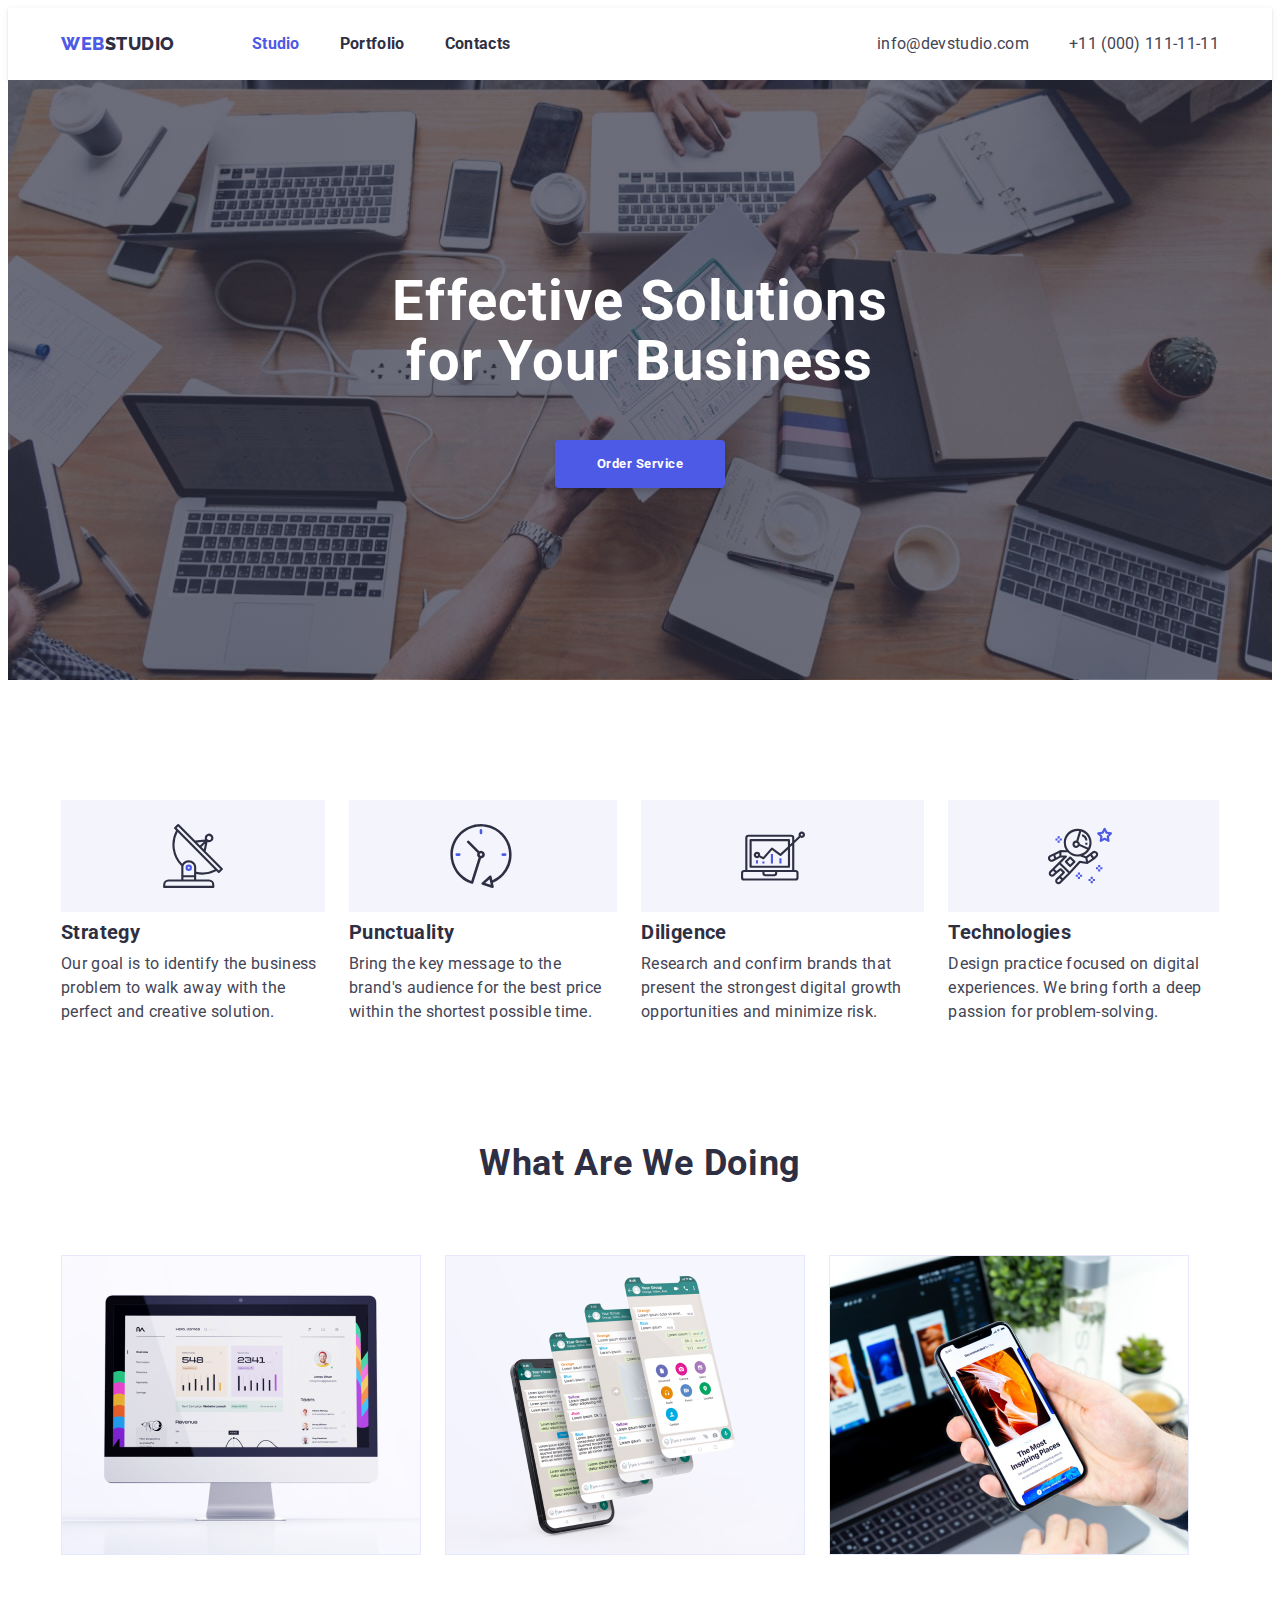
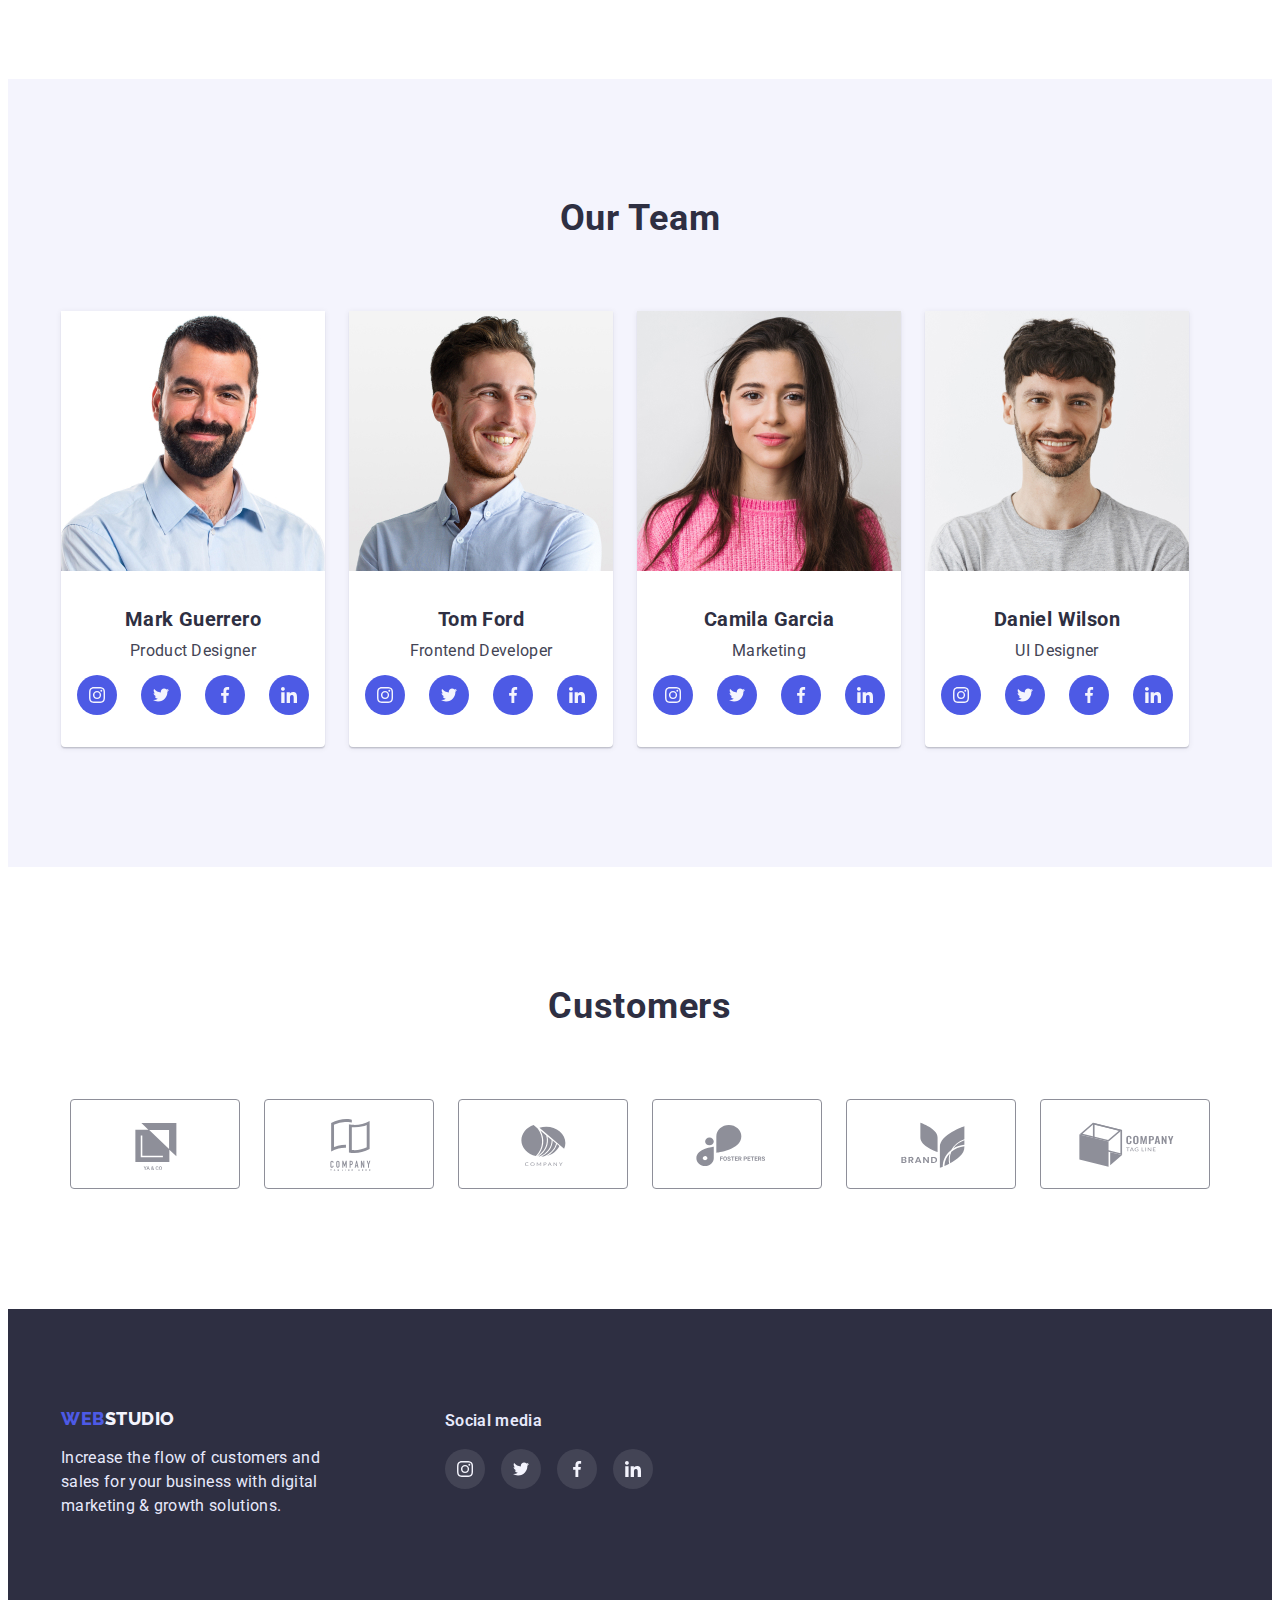
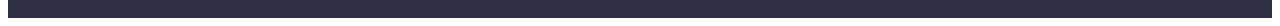
<file: index.html>
<!DOCTYPE html>
<html lang="en">
  <head>
    <meta charset="UTF-8" />
    <meta http-equiv="X-UA-Compatible" content="IE=edge" />
    <meta name="viewport" content="width=device-width, initial-scale=1.0" />
    <title>WebStudio</title>
    <link
      rel="stylesheet"
      href="https://cdnjs.cloudflare.com/ajax/libs/modern-normalize/1.1.0/modern-normalize.min.css"
      integrity="sha512-wpPYUAdjBVSE4KJnH1VR1HeZfpl1ub8YT/NKx4PuQ5NmX2tKuGu6U/JRp5y+Y8XG2tV+wKQpNHVUX03MfMFn9Q=="
      crossorigin="anonymous"
      referrerpolicy="no-referrer"
    />
    <link href="https://fonts.googleapis.com/css2?family=Raleway:wght@800&family=Roboto:wght@400;500;700;900&display=swap" rel="stylesheet" />
    <link rel="stylesheet" href="./css/styles.css" />
  </head>
  <body>
    <header class="header">
      <div class="container">
        <div class="header-flex">
          <nav class="header-nav">
            <a class="header-logo logo link" href="./index.html"><span class="logo-start">WEB</span><span class="logo-end">STUDIO</span></a>
            <ul class="header-menu list">
              <li class="menu-item">
                <a class="nav-link link" href="./index.html"><span class="active-page">Studio</span></a>
              </li>
              <li class="menu-item">
                <a class="nav-link link" href="./portfolio.html">Portfolio</a>
              </li>
              <li class="menu-item"><a class="nav-link link" href="#">Contacts</a></li>
            </ul>
          </nav>
          <ul class="header-contacts list">
            <li class="contacts-item">
              <a class="contacts-link link" href="mailto:info@devstudio.com">info@devstudio.com</a>
            </li>
            <li class="contacts-item">
              <a class="contacts-link link" href="tel:+110001111111">+11 (000) 111-11-11</a>
            </li>
          </ul>
        </div>
      </div>
    </header>
    <main>
      <div class="hero">
        <div class="container">
          <h1 class="hero-title">Effective Solutions for Your Business</h1>
        </div>
        <button class="hero-btn btn" type="button">Order Service</button>
      </div>
      <section class="benefits section">
        <div class="container">
          <h2 class="visually-hidden">Benefits</h2>
          <ul class="benefits-list list">
            <li class="benefits-item">
              <div class="benefits-header">
                <div class="benefits-link link">
                  <svg class="benefits-icon">
                    <use href="./images/icons.svg#icon-strategy"></use>
                  </svg>
                </div>
              </div>
              <h3 class="benefits-subtitle subtitle">Strategy</h3>
              <p class="benefits-text text">Our goal is to identify the business problem to walk away with the perfect and creative solution.</p>
            </li>
            <li class="benefits-item">
              <div class="benefits-header">
                <div class="benefits-link link">
                  <svg class="benefits-icon">
                    <use href="./images/icons.svg#icon-punctuality"></use>
                  </svg>
                </div>
              </div>
              <h3 class="benefits-subtitle subtitle">Punctuality</h3>
              <p class="benefits-text text">Bring the key message to the brand's audience for the best price within the shortest possible time.</p>
            </li>
            <li class="benefits-item">
              <div class="benefits-header">
                <div class="benefits-link link">
                  <svg class="benefits-icon">
                    <use href="./images/icons.svg#icon-diligence"></use>
                  </svg>
                </div>
              </div>
              <h3 class="benefits-subtitle subtitle">Diligence</h3>
              <p class="benefits-text text">Research and confirm brands that present the strongest digital growth opportunities and minimize risk.</p>
            </li>
            <li class="benefits-item">
              <div class="benefits-header">
                <div class="benefits-link">
                  <svg class="benefits-icon">
                    <use href="./images/icons.svg#icon-technologies"></use>
                  </svg>
                </div>
              </div>
              <h3 class="benefits-subtitle subtitle">Technologies</h3>
              <p class="benefits-text text">Design practice focused on digital experiences. We bring forth a deep passion for problem-solving.</p>
            </li>
          </ul>
        </div>
      </section>
      <section class="services">
        <div class="container">
          <h2 class="services-title title">What are we doing</h2>
          <ul class="services-list list">
            <li class="services-item list">
              <img src="./images/we-doing1.jpg" alt="desktop" width="360" height="300" />
            </li>
            <li class="services-item list">
              <img src="./images/we-doing2.jpg" alt="mobile phone display layers" width="360" height="300" />
            </li>
            <li class="services-item list">
              <img src="./images/we-doing3.jpg" alt="mobile phone in hand" width="360" height="300" />
            </li>
          </ul>
        </div>
      </section>
      <section class="team section">
        <div class="container">
          <h2 class="team-title title">Our Team</h2>
          <ul class="team-list list">
            <li class="team-item">
              <img class="list-img" src="./images/team-photo/person1.jpg" alt="Mark Guerrero" width="264" height="260" />
              <h3 class="team-subtitle subtitle">Mark Guerrero</h3>
              <p class="text">Product Designer</p>
              <ul class="team-social list">
                <li class="social-item">
                  <a class="social-link link" href="#"
                    ><svg class="social-icon"><use href="./images/icons.svg#icon-instagram"></use></svg
                  ></a>
                </li>
                <li class="social-item">
                  <a class="social-link link" href="#"
                    ><svg class="social-icon"><use href="./images/icons.svg#icon-twitter"></use></svg
                  ></a>
                </li>
                <li class="social-item">
                  <a class="social-link link" href="#"
                    ><svg class="social-icon"><use href="./images/icons.svg#icon-facebook"></use></svg
                  ></a>
                </li>
                <li class="social-item">
                  <a class="social-link link" href="#"
                    ><svg class="social-icon"><use href="./images/icons.svg#icon-linkedin"></use></svg
                  ></a>
                </li>
              </ul>
            </li>
            <li class="team-item">
              <img class="list-img" src="./images/team-photo/person2.jpg" alt="Tom Ford" width="264" height="260" />
              <h3 class="team-subtitle subtitle">Tom Ford</h3>
              <p class="text">Frontend Developer</p>
              <ul class="team-social list">
                <li class="social-item">
                  <a class="social-link link" href="#"
                    ><svg class="social-icon"><use href="./images/icons.svg#icon-instagram"></use></svg
                  ></a>
                </li>
                <li class="social-item">
                  <a class="social-link link" href="#"
                    ><svg class="social-icon"><use href="./images/icons.svg#icon-twitter"></use></svg
                  ></a>
                </li>
                <li class="social-item">
                  <a class="social-link link" href="#"
                    ><svg class="social-icon"><use href="./images/icons.svg#icon-facebook"></use></svg
                  ></a>
                </li>
                <li class="social-item">
                  <a class="social-link link" href="#"
                    ><svg class="social-icon"><use href="./images/icons.svg#icon-linkedin"></use></svg
                  ></a>
                </li>
              </ul>
            </li>
            <li class="team-item">
              <img class="list-img" src="./images/team-photo/person3.jpg" alt="Camila Garcia" width="264" height="260" />
              <h3 class="team-subtitle subtitle">Camila Garcia</h3>
              <p class="text">Marketing</p>
              <ul class="team-social list">
                <li class="social-item">
                  <a class="social-link link" href="#"
                    ><svg class="social-icon"><use href="./images/icons.svg#icon-instagram"></use></svg
                  ></a>
                </li>
                <li class="social-item">
                  <a class="social-link link" href="#"
                    ><svg class="social-icon"><use href="./images/icons.svg#icon-twitter"></use></svg
                  ></a>
                </li>
                <li class="social-item">
                  <a class="social-link link" href="#"
                    ><svg class="social-icon"><use href="./images/icons.svg#icon-facebook"></use></svg
                  ></a>
                </li>
                <li class="social-item">
                  <a class="social-link link" href="#"
                    ><svg class="social-icon"><use href="./images/icons.svg#icon-linkedin"></use></svg
                  ></a>
                </li>
              </ul>
            </li>
            <li class="team-item">
              <img class="list-img" src="./images/team-photo/person4.jpg" alt="Daniel Wilson" width="264" height="260" />
              <h3 class="team-subtitle subtitle">Daniel Wilson</h3>
              <p class="text">UI Designer</p>
              <ul class="team-social list">
                <li class="social-item">
                  <a class="social-link link" href="#"
                    ><svg class="social-icon"><use href="./images/icons.svg#icon-instagram"></use></svg
                  ></a>
                </li>
                <li class="social-item">
                  <a class="social-link link" href="#"
                    ><svg class="social-icon"><use href="./images/icons.svg#icon-twitter"></use></svg
                  ></a>
                </li>
                <li class="social-item">
                  <a class="social-link link" href="#"
                    ><svg class="social-icon"><use href="./images/icons.svg#icon-facebook"></use></svg
                  ></a>
                </li>
                <li class="social-item">
                  <a class="social-link link" href="#"
                    ><svg class="social-icon"><use href="./images/icons.svg#icon-linkedin"></use></svg
                  ></a>
                </li>
              </ul>
            </li>
          </ul>
        </div>
      </section>
      <section class="customers section">
        <div class="container">
          <h2 class="title">Customers</h2>
          <ul class="customers-list list">
            <li class="customers-item">
              <a href="" class="customer-link">
                <svg class="customer-icon"><use href="./images/icons.svg#icon-customer-1"></use></svg>
              </a>
            </li>
            <li class="customers-item">
              <a href="" class="customer-link">
                <svg class="customer-icon"><use href="./images/icons.svg#icon-customer-2"></use></svg>
              </a>
            </li>
            <li class="customers-item">
              <a href="" class="customer-link">
                <svg class="customer-icon"><use href="./images/icons.svg#icon-customer-3"></use></svg>
              </a>
            </li>
            <li class="customers-item">
              <a href="" class="customer-link">
                <svg class="customer-icon"><use href="./images/icons.svg#icon-customer-4"></use></svg>
              </a>
            </li>
            <li class="customers-item">
              <a href="" class="customer-link">
                <svg class="customer-icon"><use href="./images/icons.svg#icon-customer-5"></use></svg>
              </a>
            </li>
            <li class="customers-item">
              <a href="" class="customer-link">
                <svg class="customer-icon"><use href="./images/icons.svg#icon-customer-6"></use></svg>
              </a>
            </li>
          </ul>
        </div>
      </section>
    </main>
    <footer class="footer">
      <div class="container">
        <div>
          <a class="footer-logo logo link" href="./index.html"><span class="logo-start">WEB</span><span class="logo-end">STUDIO</span></a>
          <p class="footer-text text">Increase the flow of customers and sales for your business with digital marketing & growth solutions.</p>
        </div>
        <div class="footer-social">
          <p class="footer-text text">Social media</p>
          <ul class="footer-social-list list">
            <li class="social-item">
              <a class="social-link link" href="#"
                ><svg class="social-icon"><use href="./images/icons.svg#icon-instagram"></use></svg
              ></a>
            </li>
            <li class="social-item">
              <a class="social-link link" href="#"
                ><svg class="social-icon"><use href="./images/icons.svg#icon-twitter"></use></svg
              ></a>
            </li>
            <li class="social-item">
              <a class="social-link link" href="#"
                ><svg class="social-icon"><use href="./images/icons.svg#icon-facebook"></use></svg
              ></a>
            </li>
            <li class="social-item">
              <a class="social-link link" href="#"
                ><svg class="social-icon"><use href="./images/icons.svg#icon-linkedin"></use></svg
              ></a>
            </li>
          </ul>
        </div>
      </div>
    </footer>
  </body>
</html>
</file>
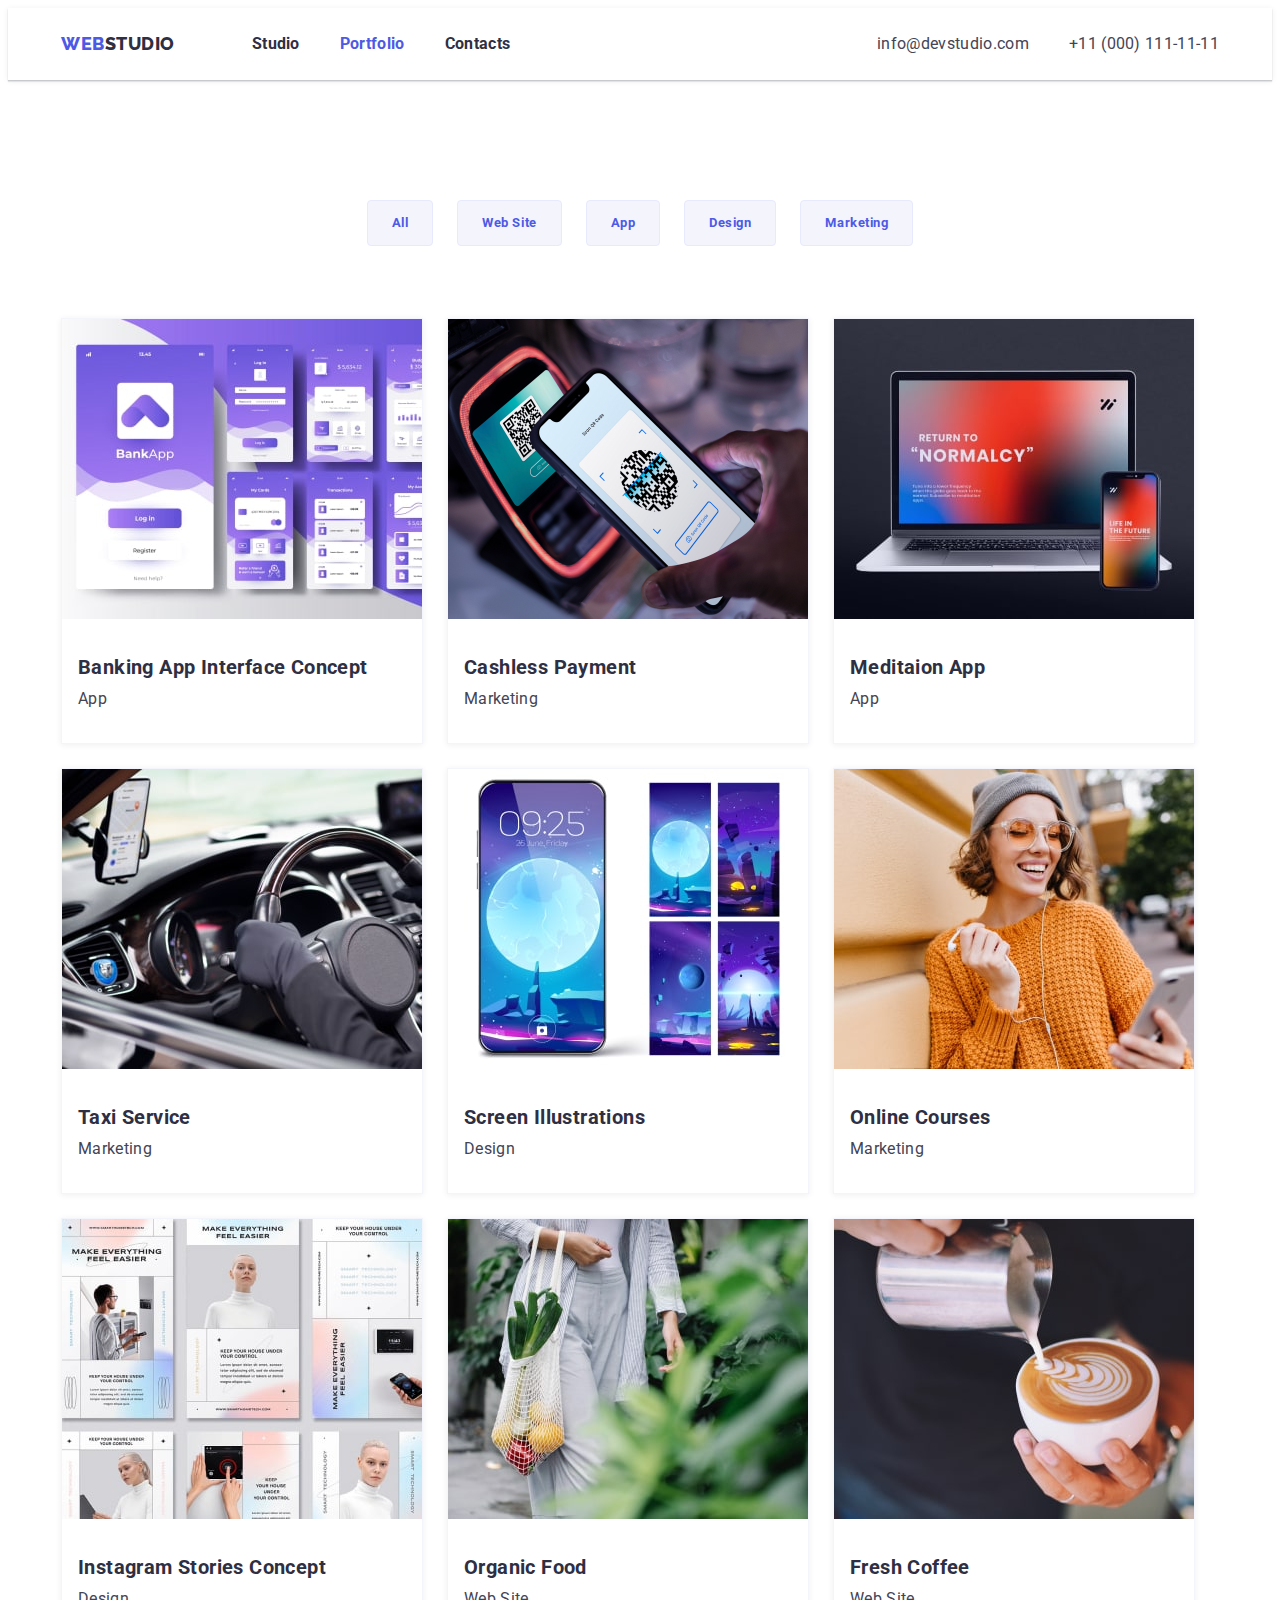
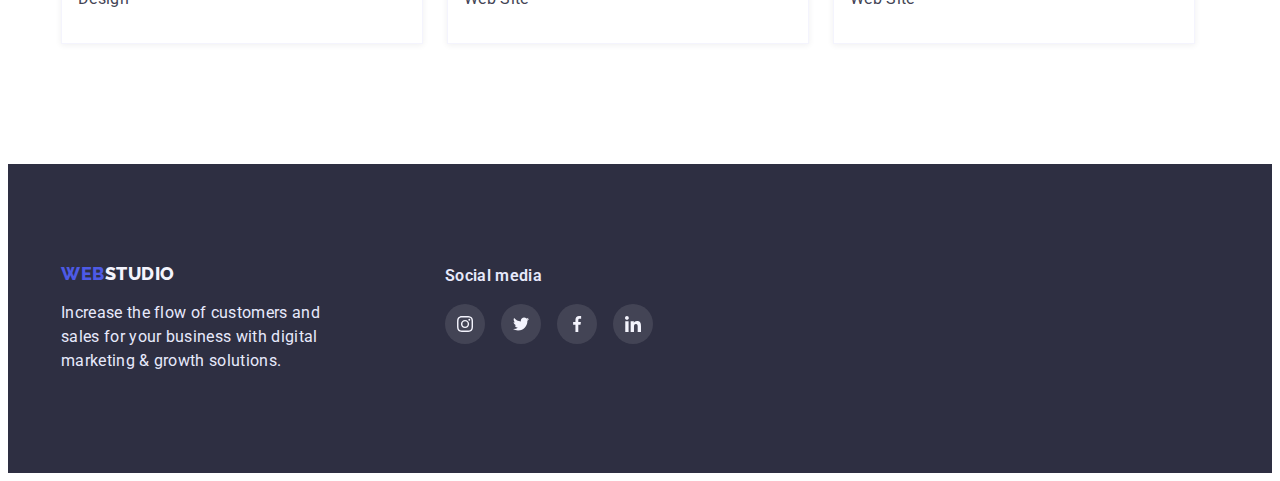
<file: portfolio.html>
<!DOCTYPE html>
<html lang="en">
  <head>
    <meta charset="UTF-8" />
    <meta http-equiv="X-UA-Compatible" content="IE=edge" />
    <meta name="viewport" content="width=device-width, initial-scale=1.0" />
    <title>WebStudio</title>
    <link
      rel="stylesheet"
      href="https://cdnjs.cloudflare.com/ajax/libs/modern-normalize/1.1.0/modern-normalize.min.css"
      integrity="sha512-wpPYUAdjBVSE4KJnH1VR1HeZfpl1ub8YT/NKx4PuQ5NmX2tKuGu6U/JRp5y+Y8XG2tV+wKQpNHVUX03MfMFn9Q=="
      crossorigin="anonymous"
      referrerpolicy="no-referrer"
    />
    <link href="https://fonts.googleapis.com/css2?family=Raleway:wght@800&family=Roboto:wght@400;500;700;900&display=swap" rel="stylesheet" />
    <link rel="stylesheet" href="./css/styles.css" />
  </head>
  <body>
    <header class="header">
      <div class="container">
        <div class="header-flex">
          <nav class="header-nav">
            <a class="header-logo logo link" href="./index.html"><span class="logo-start">WEB</span><span class="logo-end">STUDIO</span></a>
            <ul class="header-menu list">
              <li class="menu-item">
                <a class="nav-link link" href="./index.html">Studio</a>
              </li>
              <li class="menu-item">
                <a class="nav-link link" href="./portfolio.html"><span class="active-page">Portfolio</span></a>
              </li>
              <li class="menu-item"><a class="nav-link link" href="#">Contacts</a></li>
            </ul>
          </nav>
          <ul class="header-contacts list">
            <li class="contacts-item">
              <a class="contacts-link link" href="mailto:info@devstudio.com">info@devstudio.com</a>
            </li>
            <li class="contacts-item">
              <a class="contacts-link link" href="tel:+110001111111">+11 (000) 111-11-11</a>
            </li>
          </ul>
        </div>
      </div>
    </header>
    <main>
      <h1 class="visually-hidden">Portfolio</h1>
      <section class="section">
        <div class="container">
          <ul class="portfolio-filter list">
            <li><button type="button" class="filter-btn btn">All</button></li>
            <li><button type="button" class="filter-btn btn">Web Site</button></li>
            <li><button type="button" class="filter-btn btn">App</button></li>
            <li><button type="button" class="filter-btn btn">Design</button></li>
            <li><button type="button" class="filter-btn btn">Marketing</button></li>
          </ul>
          <h2 class="visually-hidden">Our Works</h2>
          <ul class="works list">
            <li class="works-item">
              <a class="link" href="#">
                <img class="list-img" src="./images/portfolio/image-1.jpg" alt="Banking App Interface Concept" width="360" height="300" />
                <div class="item-info">
                  <h3 class="subtitle">Banking App Interface Concept</h3>
                  <p class="text">App</p>
                </div>
              </a>
            </li>
            <li class="works-item">
              <a class="link" href="#">
                <img class="list-img" src="./images/portfolio/image-2.jpg" alt="Banking App Interface Concept" width="360" height="300" />
                <div class="item-info">
                  <h3 class="subtitle">Cashless Payment</h3>
                  <p class="text">Marketing</p>
                </div>
              </a>
            </li>
            <li class="works-item">
              <a class="link" href="#">
                <img
                  class="list-img"
                  src="./images/portfolio/image-3.jpg"
                  alt="Meditaion App for desktop and mobile phone"
                  width="360"
                  height="300"
                />
                <div class="item-info">
                  <h3 class="subtitle">Meditaion App</h3>
                  <p class="text">App</p>
                </div>
              </a>
            </li>
            <li class="works-item">
              <a class="link" href="#">
                <img class="list-img" src="./images/portfolio/image-4.jpg" alt="Driver in car" width="360" height="300" />
                <div class="item-info">
                  <h3 class="subtitle">Taxi Service</h3>
                  <p class="text">Marketing</p>
                </div>
              </a>
            </li>
            <li class="works-item">
              <a class="link" href="#">
                <img class="list-img" src="./images/portfolio/image-5.jpg" alt=" Mobile phone Screen Illustrations" width="360" height="300" />
                <div class="item-info">
                  <h3 class="subtitle">Screen Illustrations</h3>
                  <p class="text">Design</p>
                </div>
              </a>
            </li>
            <li class="works-item">
              <a class="link" href="#">
                <img class="list-img" src="./images/portfolio/image-6.jpg" alt="Happy girl with mobile phone" width="360" height="300" />
                <div class="item-info">
                  <h3 class="subtitle">Online Courses</h3>
                  <p class="text">Marketing</p>
                </div>
              </a>
            </li>
            <li class="works-item">
              <a class="link" href="#">
                <img class="list-img" src="./images/portfolio/image-7.jpg" alt="Instagram Stories Concept" width="360" height="300" />
                <div class="item-info">
                  <h3 class="subtitle">Instagram Stories Concept</h3>
                  <p class="text">Design</p>
                </div>
              </a>
            </li>
            <li class="works-item">
              <a class="link" href="#">
                <img class="list-img" src="./images/portfolio/image-8.jpg" alt="Woman with vegetables in a bag" width="360" height="300" />
                <div class="item-info">
                  <h3 class="subtitle">Organic Food</h3>
                  <p class="text">Web Site</p>
                </div>
              </a>
            </li>
            <li class="works-item">
              <a class="link" href="#">
                <img class="list-img" src="./images/portfolio/image-9.jpg" alt="The man makes coffee" width="360" height="300" />
                <div class="item-info">
                  <h3 class="subtitle">Fresh Coffee</h3>
                  <p class="text">Web Site</p>
                </div>
              </a>
            </li>
          </ul>
        </div>
      </section>
    </main>
    <footer class="footer">
      <div class="container">
        <div>
          <a class="footer-logo logo link" href="./index.html"><span class="logo-start">WEB</span><span class="logo-end">STUDIO</span></a>
          <p class="footer-text text">Increase the flow of customers and sales for your business with digital marketing & growth solutions.</p>
        </div>
        <div class="footer-social">
          <p class="footer-text text">Social media</p>
          <ul class="footer-social-list list">
            <li class="social-item">
              <a class="social-link link" href="#"
                ><svg class="social-icon"><use href="./images/icons.svg#icon-instagram"></use></svg
              ></a>
            </li>
            <li class="social-item">
              <a class="social-link link" href="#"
                ><svg class="social-icon"><use href="./images/icons.svg#icon-twitter"></use></svg
              ></a>
            </li>
            <li class="social-item">
              <a class="social-link link" href="#"
                ><svg class="social-icon"><use href="./images/icons.svg#icon-facebook"></use></svg
              ></a>
            </li>
            <li class="social-item">
              <a class="social-link link" href="#"
                ><svg class="social-icon"><use href="./images/icons.svg#icon-linkedin"></use></svg
              ></a>
            </li>
          </ul>
        </div>
      </div>
    </footer>
  </body>
</html>
</file>
<file: css/styles.css>
:root {
  /*_________COLOR SCHEME________*/

  /* iris-color*/
  --primary-brand-color: #4d5ae5;
  /* navy-blue-color */
  --dark-color: #2e2f42;
  /* green-color */
  --success-color: #31d0aa;
  /* slate-color */
  --text-color: #434455;
  /* light-text-color */
  --subtle-text-color: #8e8f99;
  /*cornflower-color*/
  --accent-color: #e7e9fc;
  /* cloud-color */
  --light-color: #f4f4fd;
  /* clean */
  --clean-color: #ffffff;
}

body {
  font-family: 'Roboto', 'Helvetica Neue', 'Verdana', 'Tahoma', sans-serif;
  font-size: 16px;
  color: var(--text-color);
  background-color: var(--clean-color);
}

/*_________NULL STYLE________*/
h1,
h2,
h3 {
  margin-top: 0;
  margin-bottom: 0;
}
.list {
  list-style: none;

  padding-left: 0;
  margin-top: 0;
  margin-bottom: 0;
}

.link {
  text-decoration: none;
  color: var(--text-color);
}
.link:active,
.link:visited {
  color: var(--text-color);
}

.visually-hidden {
  position: absolute;
  width: 1px;
  height: 1px;
  margin: -1px;
  border: 0;
  padding: 0;
  white-space: nowrap;
  clip-path: inset(100%);
  clip: rect(0 0 0 0);
  overflow: hidden;
}

/*________DEFAULT STYLE________*/
.btn {
  font-family: 'Roboto';
  cursor: pointer;
  font-weight: 700;
  line-height: 1.5;
  letter-spacing: 0.04em;
}

.container {
  width: 1158px;
  padding-left: 12px;
  padding-right: 12px;
  margin: 0 auto;
}

.title {
  font-weight: 700;
  font-size: 36px;
  line-height: 1.11;
  letter-spacing: 0.02em;
  text-align: center;
  text-transform: capitalize;
  color: var(--dark-color);

  margin-bottom: 72px;
}

.subtitle {
  font-weight: 700;
  font-size: 20px;
  line-height: 1.2;
  letter-spacing: 0.02em;
  color: var(--dark-color);

  margin-bottom: 8px;
}

.text {
  line-height: 1.5;
  letter-spacing: 0.02em;

  margin-top: 0;
  margin-bottom: 0;
}

.active-page {
  color: var(--primary-brand-color);
}

/* .list-img {
  margin-bottom: 32px;
} */

.section {
  padding-top: 120px;
  padding-bottom: 120px;
}

/*_______HEADER________*/
.header {
  background-color: var(--clean-color);
  box-shadow: 0px 2px 1px rgba(46, 47, 66, 0.08), 0px 1px 1px rgba(46, 47, 66, 0.16), 0px 1px 6px rgba(46, 47, 66, 0.08);

  padding: 24px 0;
}

.header-menu {
  display: flex;
  margin-left: 77px;
}

.header-nav {
  display: flex;
}

.header-flex {
  display: flex;
  align-items: center;
}

.header-menu .menu-item:not(:last-child) {
  margin-right: 40px;
}

.header-contacts {
  display: flex;
  margin-left: auto;
}

.header-contacts .contacts-item:not(:last-child) {
  margin-right: 40px;
}

.logo {
  font-family: 'Raleway', sans-serif;
  font-weight: 800;
  font-size: 18px;
  line-height: 1.33;
  letter-spacing: 0.03em;
}

.logo-start {
  color: var(--primary-brand-color);
}

.header-logo .logo-end {
  color: var(--dark-color);
}

.nav-link {
  font-weight: 700;
  color: var(--dark-color);
  line-height: 1.5;
  letter-spacing: 0.02em;
}

.nav-link:visited {
  color: var(--dark-color);
}

.nav-link:hover,
.nav-link:focus {
  color: var(--primary-brand-color);
}

.header-contacts {
  margin-bottom: 0;
  margin-top: 0;
}

.contacts-link {
  color: var(--text-color);
  line-height: 1.5;
  letter-spacing: 0.02em;
}

.contacts-link:visited {
  color: var(--text-color);
}

.contacts-link:hover,
.contacts-link:focus {
  color: var(--primary-brand-color);
}

/*________index.html MAIN________*/

/*_____HERO____ */

.hero {
  background-image: linear-gradient(rgba(46, 47, 66, 0.7), rgba(46, 47, 66, 0.7)), url(../images/hero-image.jpg);
  background-position: center;
  background-size: cover;
  background-repeat: no-repeat;
  max-width: 1440px;
  background-color: var(--dark-color);
  padding: 192px 0;
  margin: 0 auto;
  text-align: center;
}

.hero-title {
  font-family: 'Roboto';
  font-style: normal;
  font-weight: 700;
  font-size: 56px;
  line-height: 1.07;
  letter-spacing: 0.02em;
  text-align: center;
  color: var(--clean-color);
  width: 496px;
  margin-bottom: 48px;
  margin-left: auto;
  margin-right: auto;
}

.hero-btn {
  line-height: 1.18;
  color: var(--clean-color);

  border: none;
  background: var(--primary-brand-color);
  box-shadow: 0px 4px 4px rgba(0, 0, 0, 0.15);
  border-radius: 4px;

  min-width: 170px;
  padding: 16px 32px;
}

.hero-btn:hover,
.hero-btn:focus {
  box-shadow: 0px 1px 6px rgba(46, 47, 66, 0.08), 0px 1px 1px rgba(46, 47, 66, 0.16), 0px 2px 1px rgba(46, 47, 66, 0.08);
}

.hero-btn:active {
  background: #404bbf;
  box-shadow: 0px 4px 4px rgba(0, 0, 0, 0.15);
}
/*____BENEFITS SECTION____*/

.benefits-list {
  display: flex;
}

.benefits-item:not(:last-child) {
  margin-right: 24px;
}

.benefits-header {
  background-color: var(--light-color);
  margin-bottom: 8px;
}

.benefits-link {
  display: flex;
  width: 264px;
  height: 112px;
  align-items: center;
  justify-content: center;
}

.benefits-icon {
  width: 64px;
  height: 64px;
}

/*____SERVISES SECTION____*/
.services {
  padding-bottom: 120px;
}

.services-list {
  display: flex;
}

.services-item:not(:last-child) {
  margin-right: 24px;
}

/*____TEAM SECTION____*/
.team {
  background-color: var(--light-color);
}

.team-list {
  display: flex;
}

.team-item .team-subtitle {
  padding-top: 32px;
}

.team-item {
  text-align: center;

  background: var(--clean-color);
  box-shadow: 0px 1px 6px rgba(46, 47, 66, 0.08), 0px 1px 1px rgba(46, 47, 66, 0.16), 0px 2px 1px rgba(46, 47, 66, 0.08);
  border-radius: 0px 0px 4px 4px;

  padding-bottom: 32px;
}

.team-item:not(:last-child) {
  margin-right: 24px;
}

.team-item .text {
  margin-bottom: 12px;
}

.team-social {
  display: flex;
  justify-content: center;
}

.social-item {
}

.social-link {
  background-color: var(--primary-brand-color);
  width: 40px;
  height: 40px;
  border-radius: 50%;
  display: flex;
  justify-content: center;
  align-items: center;
}

.social-icon {
  width: 16px;
  height: 16px;
}

.social-item + .social-item {
  margin-left: 24px;
}

/*____CUSTOMERS SECTION____*/
.customers-list {
  display: flex;
  justify-content: center;
}

.customer-link {
  border: 1px solid var(--subtle-text-color);
  border-radius: 4px;
  color: var(--subtle-text-color);
  display: flex;
  width: 168px;
  height: 88px;
  justify-content: center;
  align-items: center;
}

.customer-link:hover,
.customer-link:focus {
  color: var(--primary-brand-color);
  border: 1px solid var(--primary-brand-color);
}

.customers-item + .customers-item {
  margin-left: 24px;
}

.customer-icon {
  width: 104px;
  height: 56px;
  fill: currentColor;
}

/*_______portfolio.html MAIN________*/

/*____FILTER SECTION____*/

.portfolio-filter {
  margin-bottom: 72px;

  display: flex;
  justify-content: center;
}

.portfolio-filter li:not(:last-child) {
  margin-right: 24px;
}

.filter-btn {
  color: var(--primary-brand-color);
  background: var(--light-color);
  border: 1px solid var(--accent-color);
  border-radius: 4px;

  padding: 12px 24px;
}

.filter-btn:hover,
.filter-btn:focus {
  color: var(--clean-color);
  background: var(--primary-brand-color);
  box-shadow: 0px 3px 1px rgba(0, 0, 0, 0.1), 0px 2px 1px rgba(0, 0, 0, 0.08), 0px 2px 2px rgba(0, 0, 0, 0.12);
  border-radius: 4px;
}

/*____WORKS SECTION____*/

.works {
  display: flex;
  flex-wrap: wrap;
  margin: -12px;
}

.works-item {
  background: var(--clean-color);
  border: 0.5px solid var(--light-color);
  box-shadow: 0px 1px 6px rgba(46, 47, 66, 0.08);

  margin: 12px;
}

.works-item:hover,
.works-item:focus {
  box-shadow: 0px 1px 6px rgba(46, 47, 66, 0.08), 0px 1px 1px rgba(46, 47, 66, 0.16), 0px 2px 1px rgba(46, 47, 66, 0.08);
}

.item-info {
  padding: 32px 16px;
}

/*________FOOTER________*/
.footer {
  background-color: var(--dark-color);

  padding-top: 100px;
  padding-bottom: 100px;
}

.footer-logo {
  line-height: 1.16;

  display: inline-block;
  margin-bottom: 16px;
}

.footer-logo .logo-end {
  color: var(--light-color);
}

.footer-text {
  color: var(--accent-color);

  width: 264px;
}

.footer-social {
  margin-left: 120px;
}

.footer-social .footer-text {
  font-weight: 600;
  margin-bottom: 16px;
}

.footer-social-list {
  display: flex;
}

.footer-social-list .social-item:not(:first-child) {
  margin-left: 16px;
}

.footer-social-list .social-link:hover,
.footer-social-list .social-link:focus {
  background-color: var(--success-color);
}

.footer-social-list .social-link {
  background-color: rgba(255, 255, 255, 0.1);
}

.footer .container {
  display: flex;
}
</file>
